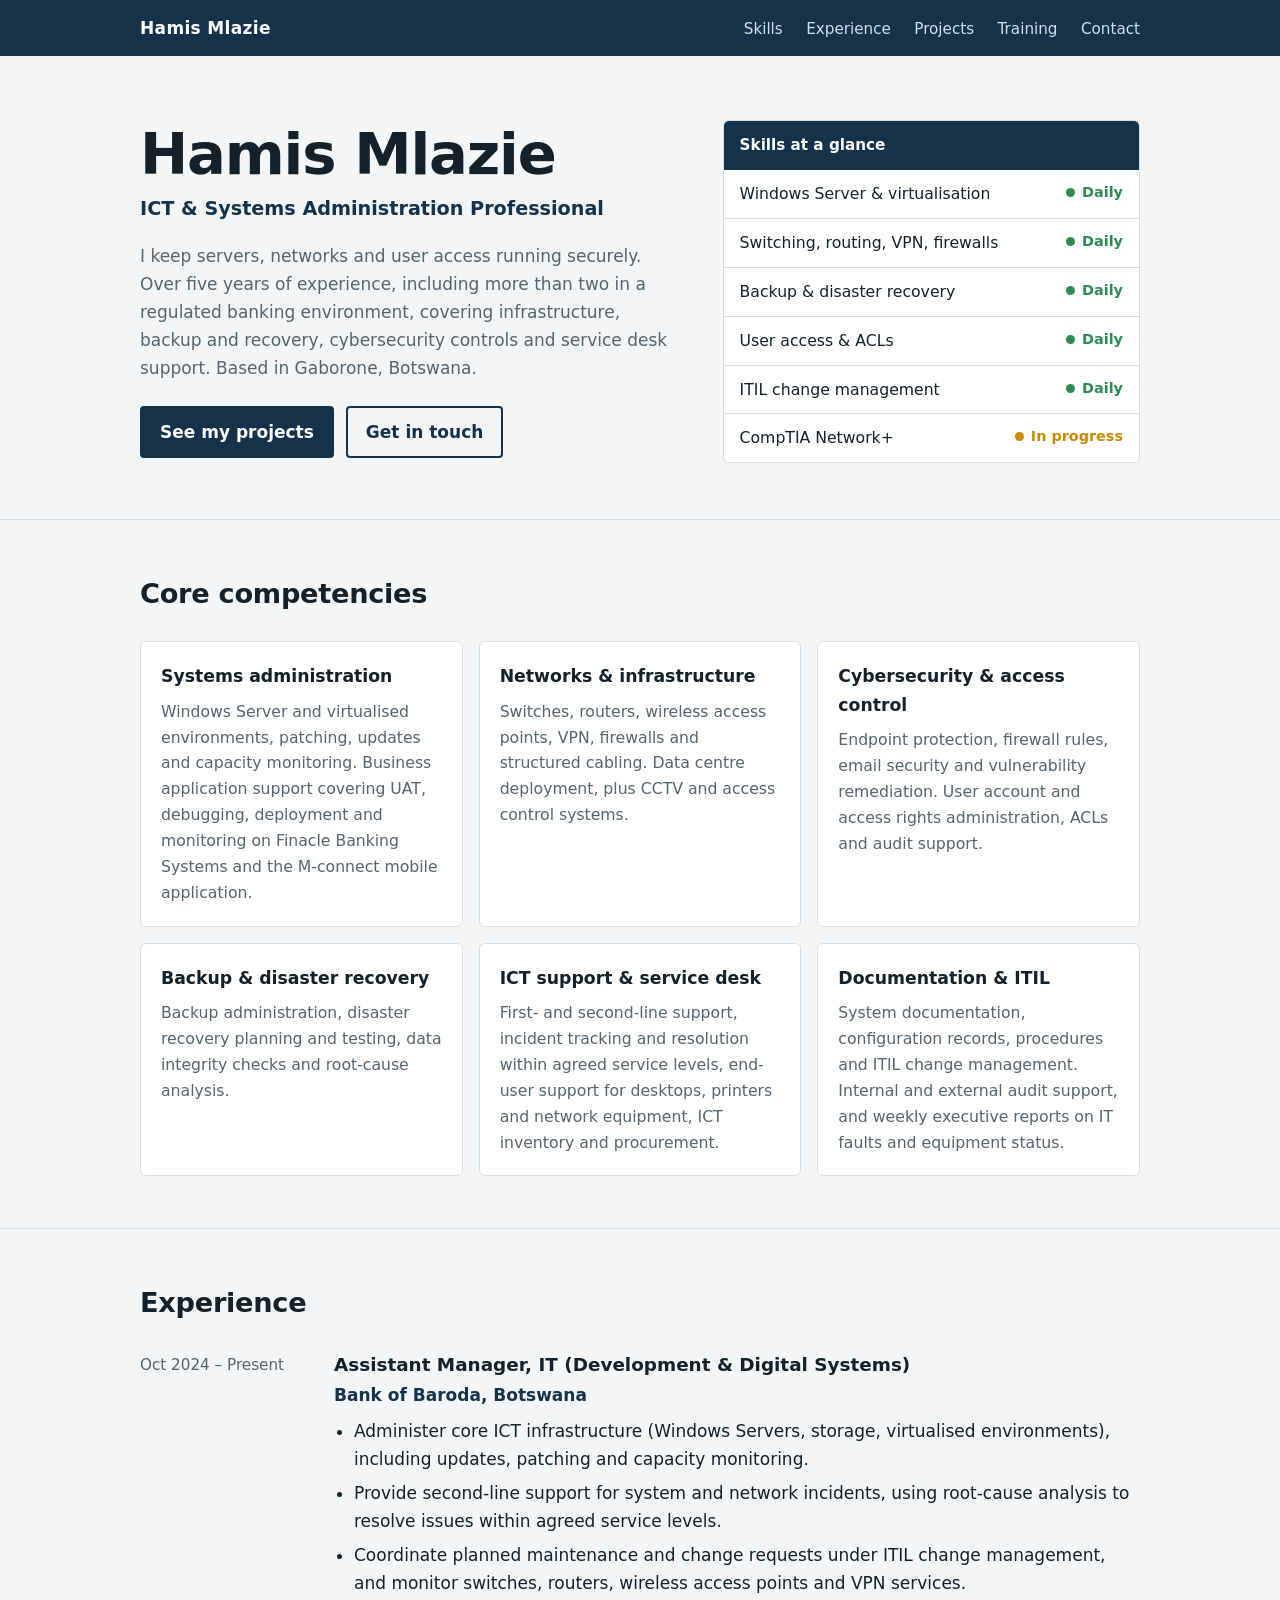
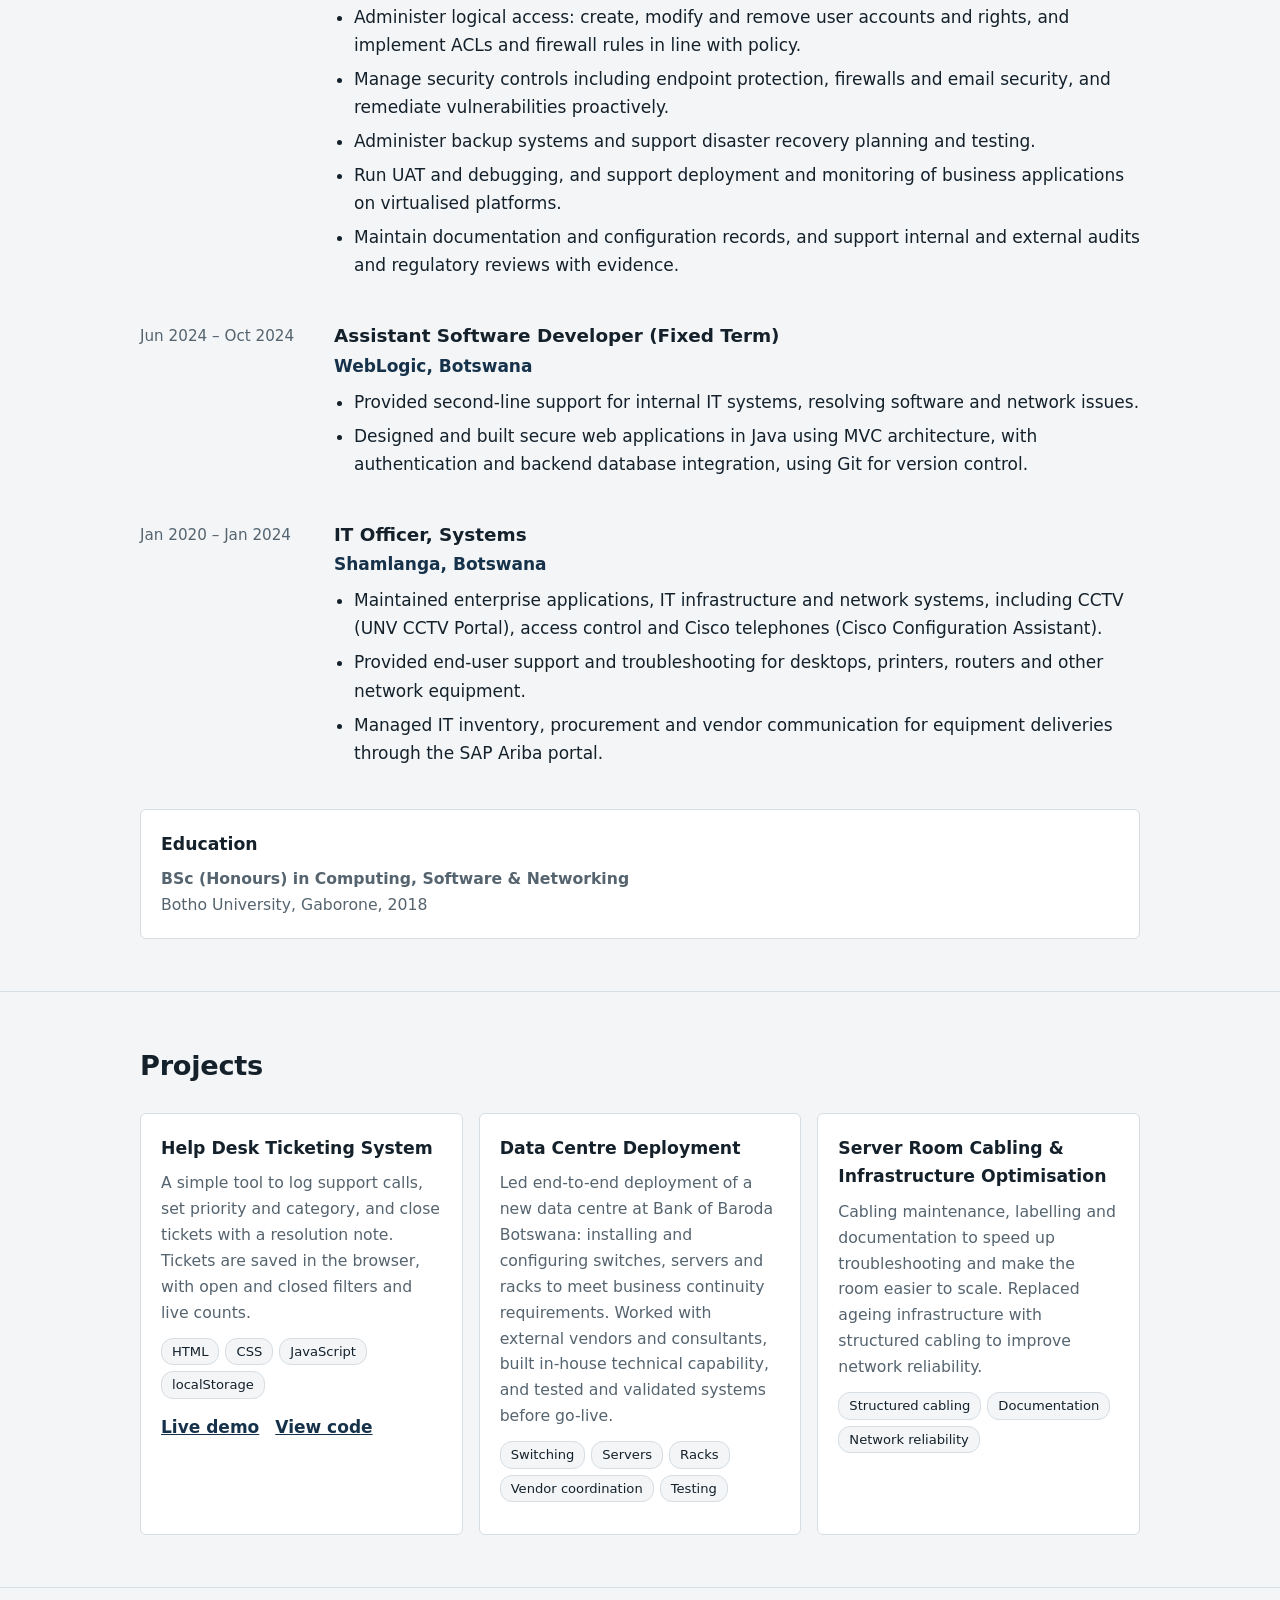
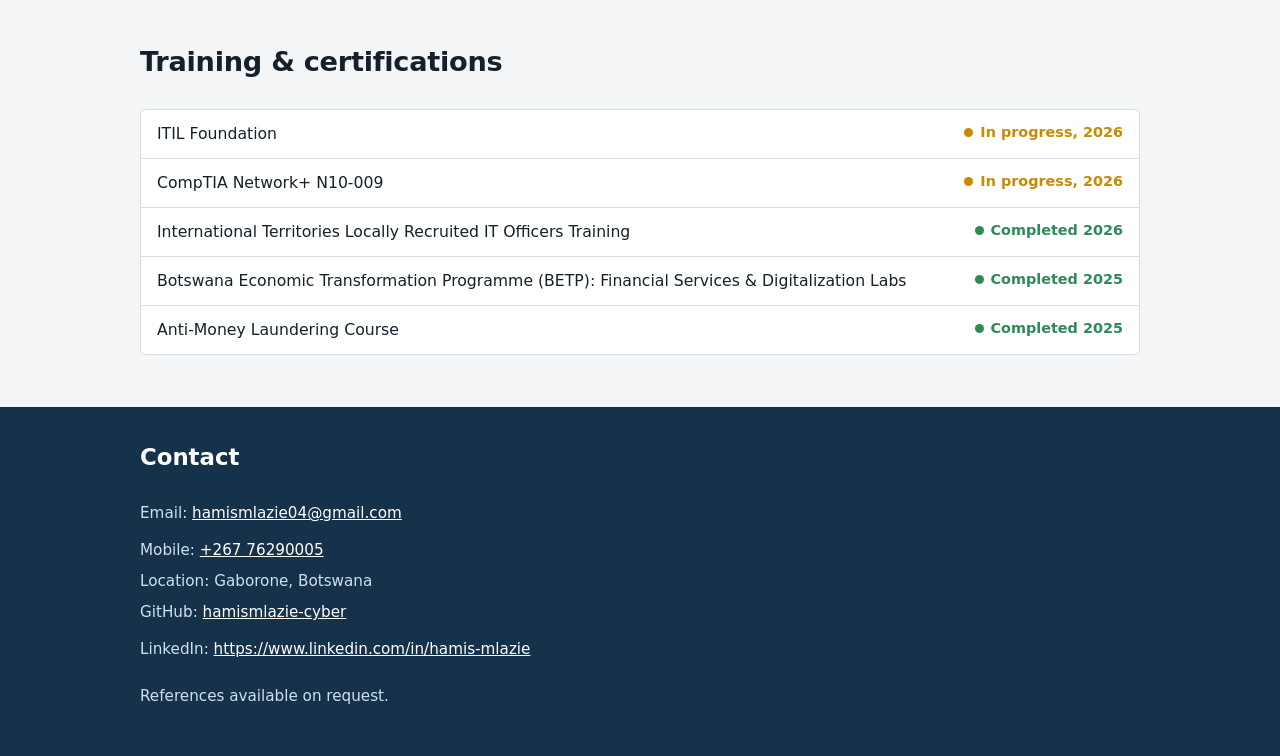
<file: index.html>
<!DOCTYPE html>
<html lang="en">
<head>
<meta charset="UTF-8">
<meta name="viewport" content="width=device-width, initial-scale=1">
<title>Hamis Mlazie | ICT &amp; Systems Administration</title>
<meta name="description" content="Portfolio of Hamis Mlazie, ICT and systems administration professional in Gaborone, Botswana: servers, networks, cybersecurity and ICT support.">
<link rel="stylesheet" href="style.css">
</head>
<body>

<header class="site">
  <div class="wrap">
    <a class="brand" href="#top">Hamis Mlazie</a>
    <nav aria-label="Main">
      <a href="#skills">Skills</a>
      <a href="#experience">Experience</a>
      <a href="#projects">Projects</a>
      <a href="#learning">Training</a>
      <a href="#contact">Contact</a>
    </nav>
  </div>
</header>

<main id="top">
  <div class="hero">
    <div class="wrap">
      <div>
        <h1>Hamis Mlazie</h1>
        <p class="role">ICT &amp; Systems Administration Professional</p>
        <p>I keep servers, networks and user access running securely. Over five years of experience, including more than two in a regulated banking environment, covering infrastructure, backup and recovery, cybersecurity controls and service desk support. Based in Gaborone, Botswana.</p>
        <div class="btns">
          <a class="btn" href="#projects">See my projects</a>
          <a class="btn alt" href="#contact">Get in touch</a>
        </div>
      </div>
      <aside class="board" aria-label="Skills overview">
        <h2>Skills at a glance</h2>
        <ul>
          <li>Windows Server &amp; virtualisation <span class="state">Daily</span></li>
          <li>Switching, routing, VPN, firewalls <span class="state">Daily</span></li>
          <li>Backup &amp; disaster recovery <span class="state">Daily</span></li>
          <li>User access &amp; ACLs <span class="state">Daily</span></li>
          <li>ITIL change management <span class="state">Daily</span></li>
          <li>CompTIA Network+ <span class="state progress">In progress</span></li>
        </ul>
      </aside>
    </div>
  </div>

  <section id="skills">
    <div class="wrap">
      <h2 class="title">Core competencies</h2>
      <div class="grid">
        <div class="card">
          <h3>Systems administration</h3>
          <p>Windows Server and virtualised environments, patching, updates and capacity monitoring. Business application support covering UAT, debugging, deployment and monitoring on Finacle Banking Systems and the M-connect mobile application.</p>
        </div>
        <div class="card">
          <h3>Networks &amp; infrastructure</h3>
          <p>Switches, routers, wireless access points, VPN, firewalls and structured cabling. Data centre deployment, plus CCTV and access control systems.</p>
        </div>
        <div class="card">
          <h3>Cybersecurity &amp; access control</h3>
          <p>Endpoint protection, firewall rules, email security and vulnerability remediation. User account and access rights administration, ACLs and audit support.</p>
        </div>
        <div class="card">
          <h3>Backup &amp; disaster recovery</h3>
          <p>Backup administration, disaster recovery planning and testing, data integrity checks and root-cause analysis.</p>
        </div>
        <div class="card">
          <h3>ICT support &amp; service desk</h3>
          <p>First- and second-line support, incident tracking and resolution within agreed service levels, end-user support for desktops, printers and network equipment, ICT inventory and procurement.</p>
        </div>
        <div class="card">
          <h3>Documentation &amp; ITIL</h3>
          <p>System documentation, configuration records, procedures and ITIL change management. Internal and external audit support, and weekly executive reports on IT faults and equipment status.</p>
        </div>
      </div>
    </div>
  </section>

  <section id="experience">
    <div class="wrap">
      <h2 class="title">Experience</h2>

      <div class="job">
        <div class="when">Oct 2024 – Present</div>
        <div>
          <h3>Assistant Manager, IT (Development &amp; Digital Systems)</h3>
          <p class="org">Bank of Baroda, Botswana</p>
          <ul>
            <li>Administer core ICT infrastructure (Windows Servers, storage, virtualised environments), including updates, patching and capacity monitoring.</li>
            <li>Provide second-line support for system and network incidents, using root-cause analysis to resolve issues within agreed service levels.</li>
            <li>Coordinate planned maintenance and change requests under ITIL change management, and monitor switches, routers, wireless access points and VPN services.</li>
            <li>Administer logical access: create, modify and remove user accounts and rights, and implement ACLs and firewall rules in line with policy.</li>
            <li>Manage security controls including endpoint protection, firewalls and email security, and remediate vulnerabilities proactively.</li>
            <li>Administer backup systems and support disaster recovery planning and testing.</li>
            <li>Run UAT and debugging, and support deployment and monitoring of business applications on virtualised platforms.</li>
            <li>Maintain documentation and configuration records, and support internal and external audits and regulatory reviews with evidence.</li>
          </ul>
        </div>
      </div>

      <div class="job">
        <div class="when">Jun 2024 – Oct 2024</div>
        <div>
          <h3>Assistant Software Developer (Fixed Term)</h3>
          <p class="org">WebLogic, Botswana</p>
          <ul>
            <li>Provided second-line support for internal IT systems, resolving software and network issues.</li>
            <li>Designed and built secure web applications in Java using MVC architecture, with authentication and backend database integration, using Git for version control.</li>
          </ul>
        </div>
      </div>

      <div class="job">
        <div class="when">Jan 2020 – Jan 2024</div>
        <div>
          <h3>IT Officer, Systems</h3>
          <p class="org">Shamlanga, Botswana</p>
          <ul>
            <li>Maintained enterprise applications, IT infrastructure and network systems, including CCTV (UNV CCTV Portal), access control and Cisco telephones (Cisco Configuration Assistant).</li>
            <li>Provided end-user support and troubleshooting for desktops, printers, routers and other network equipment.</li>
            <li>Managed IT inventory, procurement and vendor communication for equipment deliveries through the SAP Ariba portal.</li>
          </ul>
        </div>
      </div>

      <div class="card">
        <h3>Education</h3>
        <p><strong>BSc (Honours) in Computing, Software &amp; Networking</strong><br>Botho University, Gaborone, 2018</p>
      </div>
    </div>
  </section>

  <section id="projects">
    <div class="wrap">
      <h2 class="title">Projects</h2>
      <div class="grid">

        <article class="card project">
          <h3>Help Desk Ticketing System</h3>
          <p>A simple tool to log support calls, set priority and category, and close tickets with a resolution note. Tickets are saved in the browser, with open and closed filters and live counts.</p>
          <div class="tags"><span>HTML</span><span>CSS</span><span>JavaScript</span><span>localStorage</span></div>
          <div class="links">
            <a href="ticketing-system/">Live demo</a>
            <a href="https://github.com/hamismlazie-cyber/hamismlazie-cyber.github.io/tree/main/index.html">View code</a>
          </div>
        </article>

        <article class="card project">
          <h3>Data Centre Deployment</h3>
          <p>Led end-to-end deployment of a new data centre at Bank of Baroda Botswana: installing and configuring switches, servers and racks to meet business continuity requirements. Worked with external vendors and consultants, built in-house technical capability, and tested and validated systems before go-live.</p>
          <div class="tags"><span>Switching</span><span>Servers</span><span>Racks</span><span>Vendor coordination</span><span>Testing</span></div>
        </article>

        <article class="card project">
          <h3>Server Room Cabling &amp; Infrastructure Optimisation</h3>
          <p>Cabling maintenance, labelling and documentation to speed up troubleshooting and make the room easier to scale. Replaced ageing infrastructure with structured cabling to improve network reliability.</p>
          <div class="tags"><span>Structured cabling</span><span>Documentation</span><span>Network reliability</span></div>
        </article>

      </div>
    </div>
  </section>

  <section id="learning">
    <div class="wrap">
      <h2 class="title">Training &amp; certifications</h2>
      <div class="board">
        <ul>
          <li>ITIL Foundation <span class="state progress">In progress, 2026</span></li>
          <li>CompTIA Network+ N10-009 <span class="state progress">In progress, 2026</span></li>
          <li>International Territories Locally Recruited IT Officers Training <span class="state">Completed 2026</span></li>
          <li>Botswana Economic Transformation Programme (BETP): Financial Services &amp; Digitalization Labs <span class="state">Completed 2025</span></li>
          <li>Anti-Money Laundering Course <span class="state">Completed 2025</span></li>
        </ul>
      </div>
    </div>
  </section>
</main>

<footer id="contact">
  <div class="wrap">
    <h2 style="margin-top:0;color:#fff">Contact</h2>
    <ul class="contact-list">
      <li>Email: <a href="mailto:hamismlazie04@gmail.com">hamismlazie04@gmail.com</a></li>
      <li>Mobile: <a href="tel:+26776290005">+267 76290005</a></li
      <li>Location: Gaborone, Botswana</li>
      <li>GitHub: <a href="https://github.com/yourusername">hamismlazie-cyber</a></li>
      <li>LinkedIn: <a href="https://www.linkedin.com/in/yourprofile">https://www.linkedin.com/in/hamis-mlazie</a></li>
    </ul>
    <p>References available on request.</p>
  </div>
</footer>

</body>
</html>
</file>
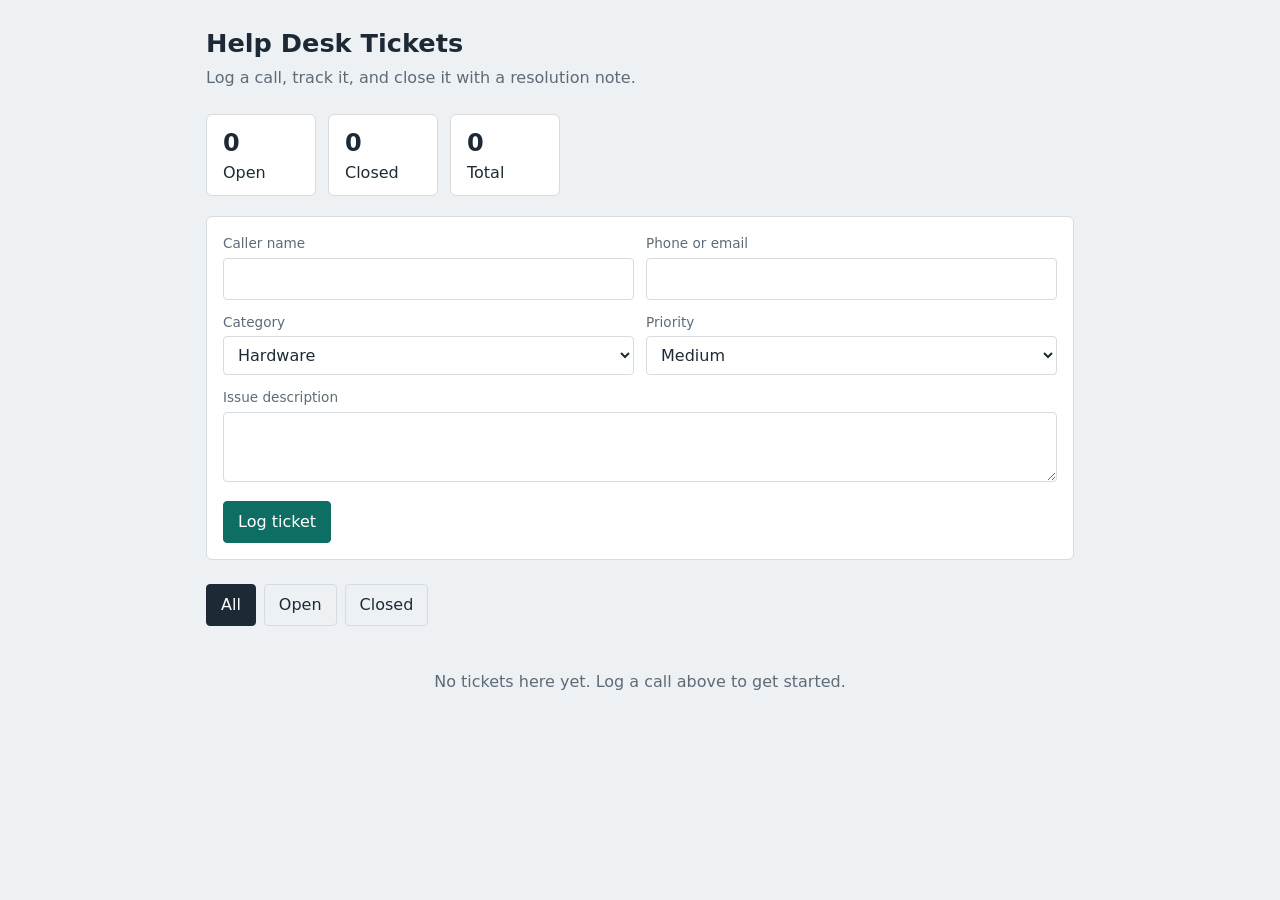
<file: ticketing-system/index.html>
<!DOCTYPE html>
<html lang="en">
<head>
<meta charset="UTF-8">
<meta name="viewport" content="width=device-width, initial-scale=1">
<title>Help Desk Tickets</title>
<style>
  :root {
    --bg: #eef1f4; --panel: #ffffff; --ink: #1d2a35; --muted: #5d6b78;
    --line: #d5dbe1; --accent: #0f6e63; --accent-ink: #ffffff;
    --high: #b3261e; --medium: #a15c00; --low: #3b6b2f;
  }
  * { box-sizing: border-box; }
  body { margin: 0; background: var(--bg); color: var(--ink);
    font: 16px/1.5 "Segoe UI", system-ui, -apple-system, sans-serif; }
  main { max-width: 900px; margin: 0 auto; padding: 24px 16px 48px; }
  h1 { font-size: 1.6rem; margin: 0 0 4px; }
  .sub { color: var(--muted); margin: 0 0 24px; }
  .counts { display: flex; gap: 12px; margin-bottom: 20px; flex-wrap: wrap; }
  .counts div { background: var(--panel); border: 1px solid var(--line); border-radius: 6px;
    padding: 10px 16px; min-width: 110px; }
  .counts b { display: block; font-size: 1.5rem; }
  form, .ticket { background: var(--panel); border: 1px solid var(--line); border-radius: 6px; padding: 16px; }
  form { display: grid; grid-template-columns: 1fr 1fr; gap: 12px; margin-bottom: 24px; }
  form .full { grid-column: 1 / -1; }
  label { display: block; font-size: .85rem; color: var(--muted); margin-bottom: 4px; }
  input, select, textarea { width: 100%; padding: 8px 10px; font: inherit; color: inherit;
    border: 1px solid var(--line); border-radius: 4px; background: #fff; }
  textarea { min-height: 70px; resize: vertical; }
  button { font: inherit; cursor: pointer; border-radius: 4px; padding: 8px 14px;
    border: 1px solid var(--accent); background: var(--accent); color: var(--accent-ink); }
  button.ghost { background: transparent; color: var(--accent); }
  button.danger { border-color: var(--high); color: var(--high); background: transparent; }
  :focus-visible { outline: 3px solid #f2b705; outline-offset: 2px; }
  .filters { display: flex; gap: 8px; margin-bottom: 12px; }
  .filters button { background: transparent; color: var(--ink); border-color: var(--line); }
  .filters button[aria-pressed="true"] { background: var(--ink); color: #fff; border-color: var(--ink); }
  .ticket { margin-bottom: 10px; border-left: 5px solid var(--line); }
  .ticket.high { border-left-color: var(--high); }
  .ticket.medium { border-left-color: var(--medium); }
  .ticket.low { border-left-color: var(--low); }
  .ticket.closed { opacity: .75; border-left-color: var(--muted); }
  .top { display: flex; justify-content: space-between; gap: 8px; flex-wrap: wrap; }
  .id { font-weight: 700; }
  .meta { color: var(--muted); font-size: .85rem; }
  .badge { font-size: .8rem; padding: 1px 8px; border-radius: 10px; border: 1px solid currentColor; }
  .badge.high { color: var(--high); } .badge.medium { color: var(--medium); } .badge.low { color: var(--low); }
  .resolution { margin-top: 8px; padding: 8px 10px; background: #e7f2ef; border-radius: 4px; font-size: .9rem; }
  .actions { margin-top: 10px; display: flex; gap: 8px; flex-wrap: wrap; }
  .empty { text-align: center; color: var(--muted); padding: 32px 0; }
  @media (max-width: 560px) { form { grid-template-columns: 1fr; } }
</style>
</head>
<body>
<main>
  <h1>Help Desk Tickets</h1>
  <p class="sub">Log a call, track it, and close it with a resolution note.</p>

  <div class="counts" aria-live="polite">
    <div><b id="cOpen">0</b>Open</div>
    <div><b id="cClosed">0</b>Closed</div>
    <div><b id="cTotal">0</b>Total</div>
  </div>

  <form id="form">
    <div><label for="caller">Caller name</label><input id="caller" required></div>
    <div><label for="contact">Phone or email</label><input id="contact"></div>
    <div><label for="category">Category</label>
      <select id="category">
        <option>Hardware</option><option>Software</option><option>Network</option>
        <option>Account / Password</option><option>Other</option>
      </select></div>
    <div><label for="priority">Priority</label>
      <select id="priority">
        <option value="low">Low</option><option value="medium" selected>Medium</option><option value="high">High</option>
      </select></div>
    <div class="full"><label for="issue">Issue description</label><textarea id="issue" required></textarea></div>
    <div class="full"><button type="submit">Log ticket</button></div>
  </form>

  <div class="filters" role="group" aria-label="Filter tickets">
    <button data-f="all" aria-pressed="true">All</button>
    <button data-f="open" aria-pressed="false">Open</button>
    <button data-f="closed" aria-pressed="false">Closed</button>
  </div>

  <div id="list"></div>
</main>

<script>
  const KEY = "helpdesk-tickets";
  let tickets = [];
  let filter = "all";

  // Load saved tickets (wrapped in try/catch in case storage is blocked)
  try { tickets = JSON.parse(localStorage.getItem(KEY)) || []; } catch (e) { tickets = []; }

  function save() {
    try { localStorage.setItem(KEY, JSON.stringify(tickets)); } catch (e) {}
  }

  function esc(s) {
    const d = document.createElement("div");
    d.textContent = s;
    return d.innerHTML;
  }

  function fmt(iso) {
    return new Date(iso).toLocaleString([], { dateStyle: "medium", timeStyle: "short" });
  }

  function nextId() {
    const max = tickets.reduce((m, t) => Math.max(m, t.num), 0);
    return max + 1;
  }

  function render() {
    const open = tickets.filter(t => t.status === "open").length;
    document.getElementById("cOpen").textContent = open;
    document.getElementById("cClosed").textContent = tickets.length - open;
    document.getElementById("cTotal").textContent = tickets.length;

    const shown = tickets
      .filter(t => filter === "all" || t.status === filter)
      .sort((a, b) => b.num - a.num);

    const list = document.getElementById("list");
    if (!shown.length) {
      list.innerHTML = '<div class="empty">No tickets here yet. Log a call above to get started.</div>';
      return;
    }

    list.innerHTML = shown.map(t => `
      <article class="ticket ${t.priority} ${t.status}">
        <div class="top">
          <span><span class="id">#${String(t.num).padStart(4, "0")}</span> ${esc(t.caller)}</span>
          <span><span class="badge ${t.priority}">${t.priority}</span>
            <span class="badge">${t.status}</span></span>
        </div>
        <div class="meta">${esc(t.category)} · logged ${fmt(t.created)}${t.contact ? " · " + esc(t.contact) : ""}</div>
        <p>${esc(t.issue)}</p>
        ${t.status === "closed" ? `<div class="resolution"><b>Resolution:</b> ${esc(t.resolution)}<br>
          <span class="meta">Closed ${fmt(t.closedAt)}</span></div>` : ""}
        <div class="actions">
          ${t.status === "open"
            ? `<button data-act="close" data-id="${t.num}">Close ticket</button>`
            : `<button class="ghost" data-act="reopen" data-id="${t.num}">Reopen</button>`}
          <button class="danger" data-act="delete" data-id="${t.num}">Delete</button>
        </div>
      </article>`).join("");
  }

  document.getElementById("form").addEventListener("submit", e => {
    e.preventDefault();
    tickets.push({
      num: nextId(),
      caller: caller.value.trim(),
      contact: contact.value.trim(),
      category: category.value,
      priority: priority.value,
      issue: issue.value.trim(),
      status: "open",
      created: new Date().toISOString()
    });
    save();
    e.target.reset();
    render();
  });

  document.getElementById("list").addEventListener("click", e => {
    const btn = e.target.closest("button[data-act]");
    if (!btn) return;
    const t = tickets.find(x => x.num === Number(btn.dataset.id));
    if (!t) return;

    if (btn.dataset.act === "close") {
      const note = prompt("How was this resolved?");
      if (note === null) return;
      t.status = "closed";
      t.resolution = note.trim() || "No notes added.";
      t.closedAt = new Date().toISOString();
    } else if (btn.dataset.act === "reopen") {
      t.status = "open";
      delete t.resolution;
      delete t.closedAt;
    } else if (btn.dataset.act === "delete") {
      if (!confirm("Delete this ticket permanently?")) return;
      tickets = tickets.filter(x => x !== t);
    }
    save();
    render();
  });

  document.querySelector(".filters").addEventListener("click", e => {
    const btn = e.target.closest("button[data-f]");
    if (!btn) return;
    filter = btn.dataset.f;
    document.querySelectorAll(".filters button").forEach(b =>
      b.setAttribute("aria-pressed", b === btn));
    render();
  });

  render();
</script>
</body>
</html>
</file>
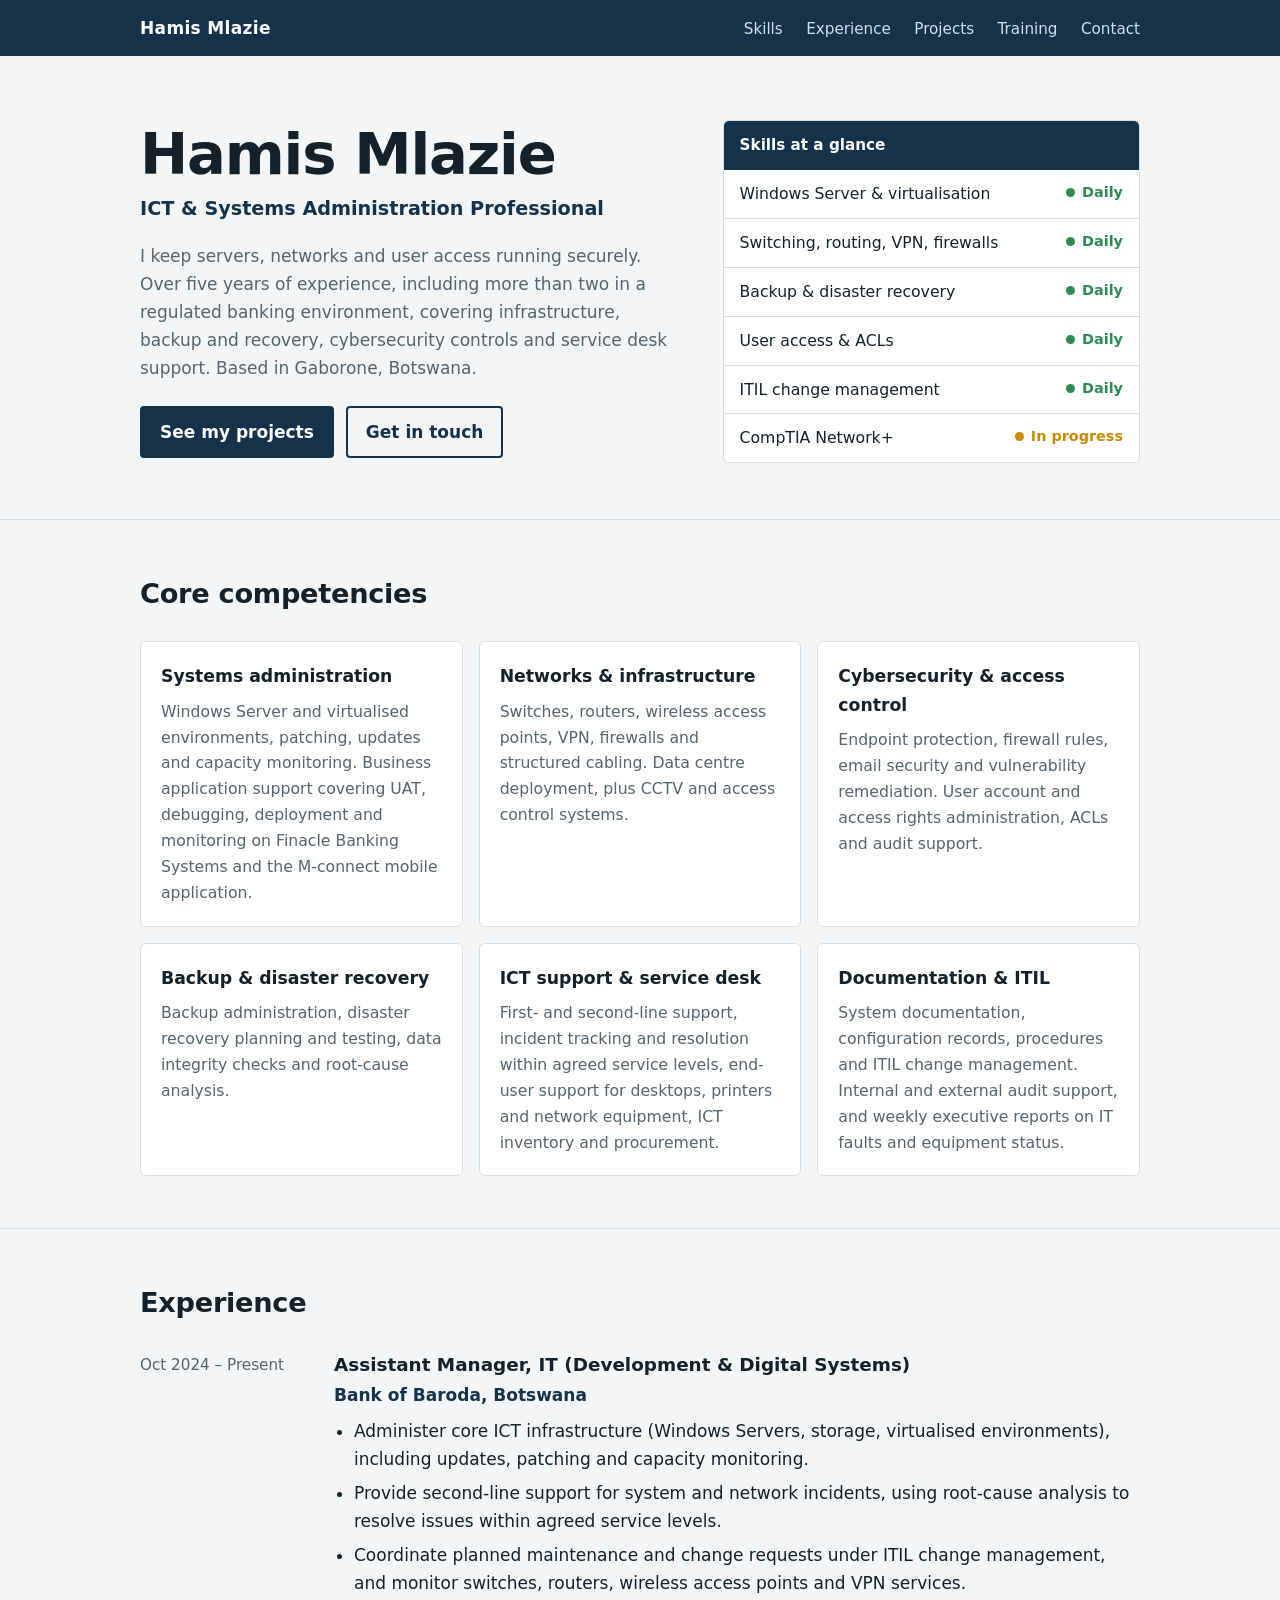
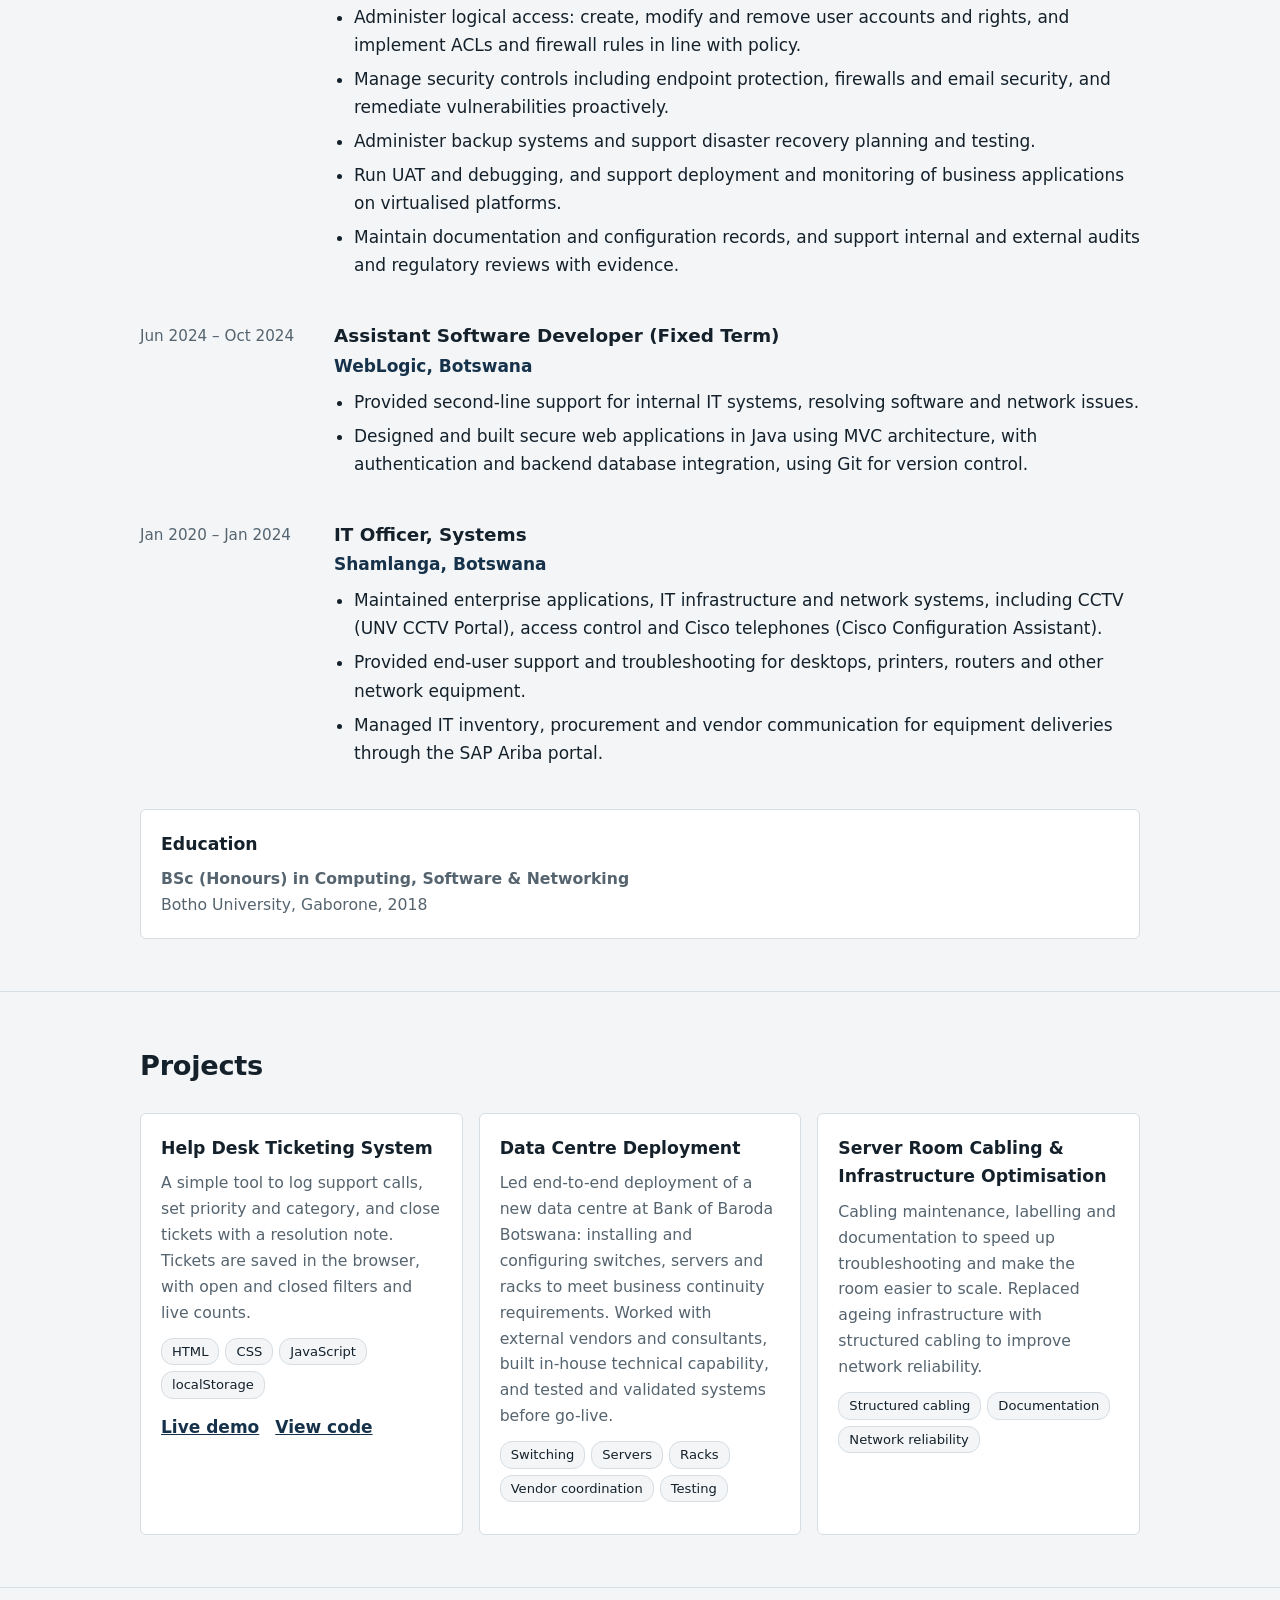
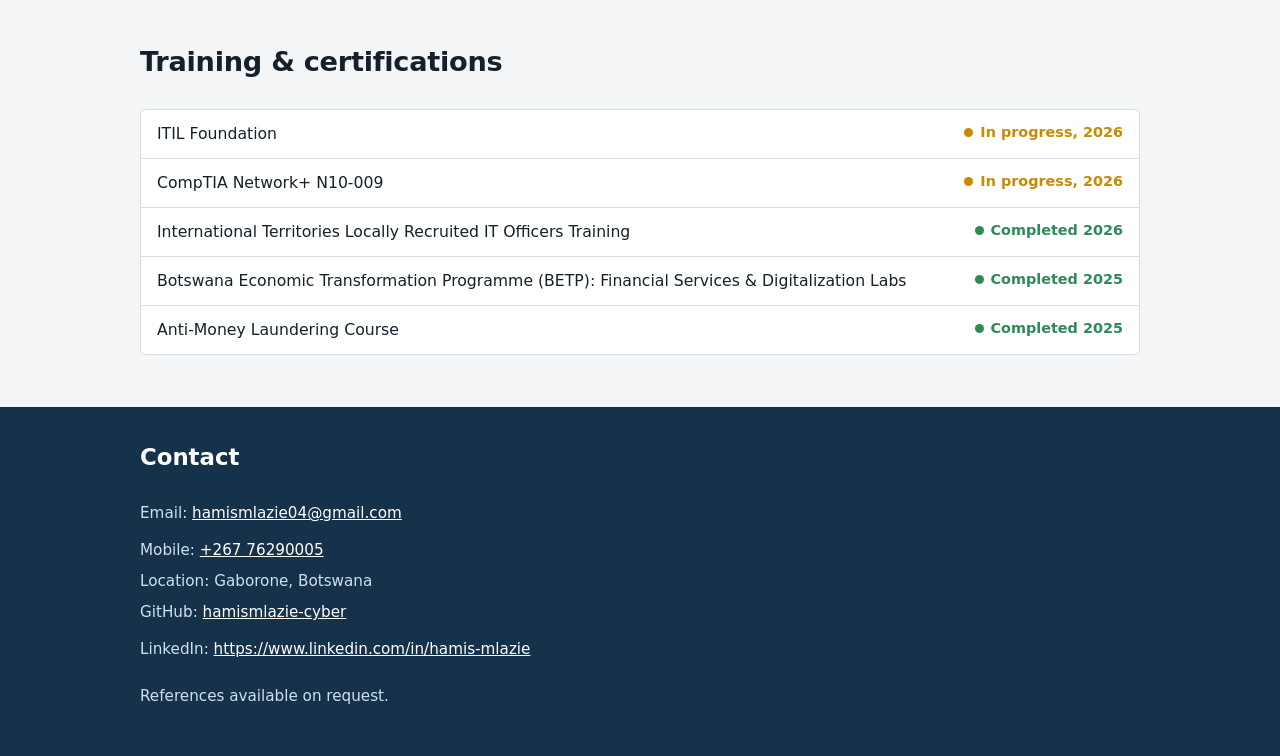
<file: Hamismlazie.html>
<!DOCTYPE html>
<html lang="en">
<head>
<meta charset="UTF-8">
<meta name="viewport" content="width=device-width, initial-scale=1">
<title>Hamis Mlazie | ICT &amp; Systems Administration</title>
<meta name="description" content="Portfolio of Hamis Mlazie, ICT and systems administration professional in Gaborone, Botswana: servers, networks, cybersecurity and ICT support.">
<link rel="stylesheet" href="style.css">
</head>
<body>

<header class="site">
  <div class="wrap">
    <a class="brand" href="#top">Hamis Mlazie</a>
    <nav aria-label="Main">
      <a href="#skills">Skills</a>
      <a href="#experience">Experience</a>
      <a href="#projects">Projects</a>
      <a href="#learning">Training</a>
      <a href="#contact">Contact</a>
    </nav>
  </div>
</header>

<main id="top">
  <div class="hero">
    <div class="wrap">
      <div>
        <h1>Hamis Mlazie</h1>
        <p class="role">ICT &amp; Systems Administration Professional</p>
        <p>I keep servers, networks and user access running securely. Over five years of experience, including more than two in a regulated banking environment, covering infrastructure, backup and recovery, cybersecurity controls and service desk support. Based in Gaborone, Botswana.</p>
        <div class="btns">
          <a class="btn" href="#projects">See my projects</a>
          <a class="btn alt" href="#contact">Get in touch</a>
        </div>
      </div>
      <aside class="board" aria-label="Skills overview">
        <h2>Skills at a glance</h2>
        <ul>
          <li>Windows Server &amp; virtualisation <span class="state">Daily</span></li>
          <li>Switching, routing, VPN, firewalls <span class="state">Daily</span></li>
          <li>Backup &amp; disaster recovery <span class="state">Daily</span></li>
          <li>User access &amp; ACLs <span class="state">Daily</span></li>
          <li>ITIL change management <span class="state">Daily</span></li>
          <li>CompTIA Network+ <span class="state progress">In progress</span></li>
        </ul>
      </aside>
    </div>
  </div>

  <section id="skills">
    <div class="wrap">
      <h2 class="title">Core competencies</h2>
      <div class="grid">
        <div class="card">
          <h3>Systems administration</h3>
          <p>Windows Server and virtualised environments, patching, updates and capacity monitoring. Business application support covering UAT, debugging, deployment and monitoring on Finacle Banking Systems and the M-connect mobile application.</p>
        </div>
        <div class="card">
          <h3>Networks &amp; infrastructure</h3>
          <p>Switches, routers, wireless access points, VPN, firewalls and structured cabling. Data centre deployment, plus CCTV and access control systems.</p>
        </div>
        <div class="card">
          <h3>Cybersecurity &amp; access control</h3>
          <p>Endpoint protection, firewall rules, email security and vulnerability remediation. User account and access rights administration, ACLs and audit support.</p>
        </div>
        <div class="card">
          <h3>Backup &amp; disaster recovery</h3>
          <p>Backup administration, disaster recovery planning and testing, data integrity checks and root-cause analysis.</p>
        </div>
        <div class="card">
          <h3>ICT support &amp; service desk</h3>
          <p>First- and second-line support, incident tracking and resolution within agreed service levels, end-user support for desktops, printers and network equipment, ICT inventory and procurement.</p>
        </div>
        <div class="card">
          <h3>Documentation &amp; ITIL</h3>
          <p>System documentation, configuration records, procedures and ITIL change management. Internal and external audit support, and weekly executive reports on IT faults and equipment status.</p>
        </div>
      </div>
    </div>
  </section>

  <section id="experience">
    <div class="wrap">
      <h2 class="title">Experience</h2>

      <div class="job">
        <div class="when">Oct 2024 – Present</div>
        <div>
          <h3>Assistant Manager, IT (Development &amp; Digital Systems)</h3>
          <p class="org">Bank of Baroda, Botswana</p>
          <ul>
            <li>Administer core ICT infrastructure (Windows Servers, storage, virtualised environments), including updates, patching and capacity monitoring.</li>
            <li>Provide second-line support for system and network incidents, using root-cause analysis to resolve issues within agreed service levels.</li>
            <li>Coordinate planned maintenance and change requests under ITIL change management, and monitor switches, routers, wireless access points and VPN services.</li>
            <li>Administer logical access: create, modify and remove user accounts and rights, and implement ACLs and firewall rules in line with policy.</li>
            <li>Manage security controls including endpoint protection, firewalls and email security, and remediate vulnerabilities proactively.</li>
            <li>Administer backup systems and support disaster recovery planning and testing.</li>
            <li>Run UAT and debugging, and support deployment and monitoring of business applications on virtualised platforms.</li>
            <li>Maintain documentation and configuration records, and support internal and external audits and regulatory reviews with evidence.</li>
          </ul>
        </div>
      </div>

      <div class="job">
        <div class="when">Jun 2024 – Oct 2024</div>
        <div>
          <h3>Assistant Software Developer (Fixed Term)</h3>
          <p class="org">WebLogic, Botswana</p>
          <ul>
            <li>Provided second-line support for internal IT systems, resolving software and network issues.</li>
            <li>Designed and built secure web applications in Java using MVC architecture, with authentication and backend database integration, using Git for version control.</li>
          </ul>
        </div>
      </div>

      <div class="job">
        <div class="when">Jan 2020 – Jan 2024</div>
        <div>
          <h3>IT Officer, Systems</h3>
          <p class="org">Shamlanga, Botswana</p>
          <ul>
            <li>Maintained enterprise applications, IT infrastructure and network systems, including CCTV (UNV CCTV Portal), access control and Cisco telephones (Cisco Configuration Assistant).</li>
            <li>Provided end-user support and troubleshooting for desktops, printers, routers and other network equipment.</li>
            <li>Managed IT inventory, procurement and vendor communication for equipment deliveries through the SAP Ariba portal.</li>
          </ul>
        </div>
      </div>

      <div class="card">
        <h3>Education</h3>
        <p><strong>BSc (Honours) in Computing, Software &amp; Networking</strong><br>Botho University, Gaborone, 2018</p>
      </div>
    </div>
  </section>

  <section id="projects">
    <div class="wrap">
      <h2 class="title">Projects</h2>
      <div class="grid">

        <article class="card project">
          <h3>Help Desk Ticketing System</h3>
          <p>A simple tool to log support calls, set priority and category, and close tickets with a resolution note. Tickets are saved in the browser, with open and closed filters and live counts.</p>
          <div class="tags"><span>HTML</span><span>CSS</span><span>JavaScript</span><span>localStorage</span></div>
          <div class="links">
            <a href="ticketing-system/">Live demo</a>
            <a href="https://github.com/yourusername/yourusername.github.io/tree/main/ticketing-system">View code</a>
          </div>
        </article>

        <article class="card project">
          <h3>Data Centre Deployment</h3>
          <p>Led end-to-end deployment of a new data centre at Bank of Baroda Botswana: installing and configuring switches, servers and racks to meet business continuity requirements. Worked with external vendors and consultants, built in-house technical capability, and tested and validated systems before go-live.</p>
          <div class="tags"><span>Switching</span><span>Servers</span><span>Racks</span><span>Vendor coordination</span><span>Testing</span></div>
        </article>

        <article class="card project">
          <h3>Server Room Cabling &amp; Infrastructure Optimisation</h3>
          <p>Cabling maintenance, labelling and documentation to speed up troubleshooting and make the room easier to scale. Replaced ageing infrastructure with structured cabling to improve network reliability.</p>
          <div class="tags"><span>Structured cabling</span><span>Documentation</span><span>Network reliability</span></div>
        </article>

      </div>
    </div>
  </section>

  <section id="learning">
    <div class="wrap">
      <h2 class="title">Training &amp; certifications</h2>
      <div class="board">
        <ul>
          <li>ITIL Foundation <span class="state progress">In progress, 2026</span></li>
          <li>CompTIA Network+ N10-009 <span class="state progress">In progress, 2026</span></li>
          <li>International Territories Locally Recruited IT Officers Training <span class="state">Completed 2026</span></li>
          <li>Botswana Economic Transformation Programme (BETP): Financial Services &amp; Digitalization Labs <span class="state">Completed 2025</span></li>
          <li>Anti-Money Laundering Course <span class="state">Completed 2025</span></li>
        </ul>
      </div>
    </div>
  </section>
</main>

<footer id="contact">
  <div class="wrap">
    <h2 style="margin-top:0;color:#fff">Contact</h2>
    <ul class="contact-list">
      <li>Email: <a href="mailto:hamismlazie04@gmail.com">hamismlazie04@gmail.com</a></li>
      <li>Mobile: <a href="tel:+26776290005">+267 76290005</a></li
      <li>Location: Gaborone, Botswana</li>
      <li>GitHub: <a href="https://github.com/yourusername">hamismlazie-cyber</a></li>
      <li>LinkedIn: <a href="https://www.linkedin.com/in/yourprofile">https://www.linkedin.com/in/hamis-mlazie</a></li>
    </ul>
    <p>References available on request.</p>
  </div>
</footer>

</body>
</html>
</file>
<file: style.css>
:root {
  --bg: #f3f5f7; --panel: #ffffff; --ink: #14212b; --muted: #55646f;
  --line: #d6dde3; --navy: #16324a; --navy-ink: #ffffff;
  --ok: #2e8b57; --warn: #c98a00;
  --maxw: 1040px;
}
* { box-sizing: border-box; }
html { scroll-behavior: smooth; scroll-padding-top: 72px; }
body { margin: 0; background: var(--bg); color: var(--ink);
  font: 17px/1.65 "Segoe UI", system-ui, -apple-system, Roboto, sans-serif; }
a { color: var(--navy); }
:focus-visible { outline: 3px solid #f2b705; outline-offset: 2px; }
.wrap { max-width: var(--maxw); margin: 0 auto; padding: 0 20px; }

/* Header */
header.site { position: sticky; top: 0; z-index: 10; background: var(--navy); }
header.site .wrap { display: flex; justify-content: space-between; align-items: center; min-height: 56px; flex-wrap: wrap; }
header.site .brand { color: var(--navy-ink); font-weight: 700; text-decoration: none; letter-spacing: .02em; }
header.site nav a { color: #cfe0ee; text-decoration: none; margin-left: 18px; font-size: .95rem; }
header.site nav a:hover { color: #fff; text-decoration: underline; }

/* Hero */
.hero { padding: 64px 0 56px; }
.hero .wrap { display: grid; grid-template-columns: 1.3fr 1fr; gap: 40px; align-items: center; }
.hero h1 { font-size: clamp(2.4rem, 6vw, 3.6rem); line-height: 1.05; margin: 0 0 8px; letter-spacing: -.02em; }
.hero .role { font-size: 1.2rem; font-weight: 600; color: var(--navy); margin: 0 0 16px; }
.hero p { max-width: 56ch; color: var(--muted); }
.btns { display: flex; gap: 12px; flex-wrap: wrap; margin-top: 24px; }
.btn { display: inline-block; padding: 10px 18px; border-radius: 4px; text-decoration: none;
  border: 2px solid var(--navy); background: var(--navy); color: var(--navy-ink); font-weight: 600; }
.btn.alt { background: transparent; color: var(--navy); }

/* Status board */
.board { background: var(--panel); border: 1px solid var(--line); border-radius: 6px; overflow: hidden; }
.board h2 { margin: 0; padding: 12px 16px; font-size: .95rem; background: var(--navy); color: #fff; font-weight: 600; }
.board ul { list-style: none; margin: 0; padding: 0; }
.board li { display: flex; justify-content: space-between; gap: 12px; padding: 11px 16px; border-top: 1px solid var(--line); font-size: .98rem; }
.board li:first-child { border-top: 0; }
.state { white-space: nowrap; color: var(--ok); font-weight: 600; font-size: .9rem; }
.state::before { content: ""; display: inline-block; width: 9px; height: 9px; border-radius: 50%; background: currentColor; margin-right: 7px; }
.state.progress { color: var(--warn); }

/* Sections */
section { padding: 52px 0; border-top: 1px solid var(--line); }
section h2.title { font-size: 1.7rem; margin: 0 0 24px; letter-spacing: -.01em; }
.grid { display: grid; grid-template-columns: repeat(auto-fit, minmax(290px, 1fr)); gap: 16px; }
.card { background: var(--panel); border: 1px solid var(--line); border-radius: 6px; padding: 20px; }
.card h3 { margin: 0 0 8px; font-size: 1.08rem; }
.card p, .card li { color: var(--muted); font-size: .98rem; margin: 0; }
.card ul { margin: 0; padding-left: 18px; }
.card li { margin-bottom: 6px; }
.tags { display: flex; flex-wrap: wrap; gap: 6px; margin: 12px 0; }
.tags span { font-size: .82rem; padding: 2px 10px; border: 1px solid var(--line); border-radius: 12px; background: var(--bg); color: var(--ink); }

/* Experience timeline */
.job { display: grid; grid-template-columns: 170px 1fr; gap: 24px; padding: 0 0 36px; }
.job .when { color: var(--muted); font-size: .95rem; padding-top: 3px; }
.job h3 { margin: 0; font-size: 1.15rem; }
.job .org { color: var(--navy); font-weight: 600; margin: 0 0 8px; }
.job ul { margin: 0; padding-left: 20px; }
.job li { margin-bottom: 6px; }

/* Projects */
.project .links { margin-top: 14px; display: flex; gap: 16px; flex-wrap: wrap; }
.project .links a { font-weight: 600; }

footer { background: var(--navy); color: #cfe0ee; padding: 32px 0; font-size: .95rem; }
footer a { color: #fff; }
.contact-list { list-style: none; padding: 0; margin: 0; }
.contact-list li { padding: 6px 0; }

@media (max-width: 760px) {
  .hero .wrap { grid-template-columns: 1fr; }
  .job { grid-template-columns: 1fr; gap: 4px; }
  header.site nav a { margin: 0 14px 0 0; }
  header.site nav { padding-bottom: 8px; }
}
@media (prefers-reduced-motion: reduce) { html { scroll-behavior: auto; } }
</file>
